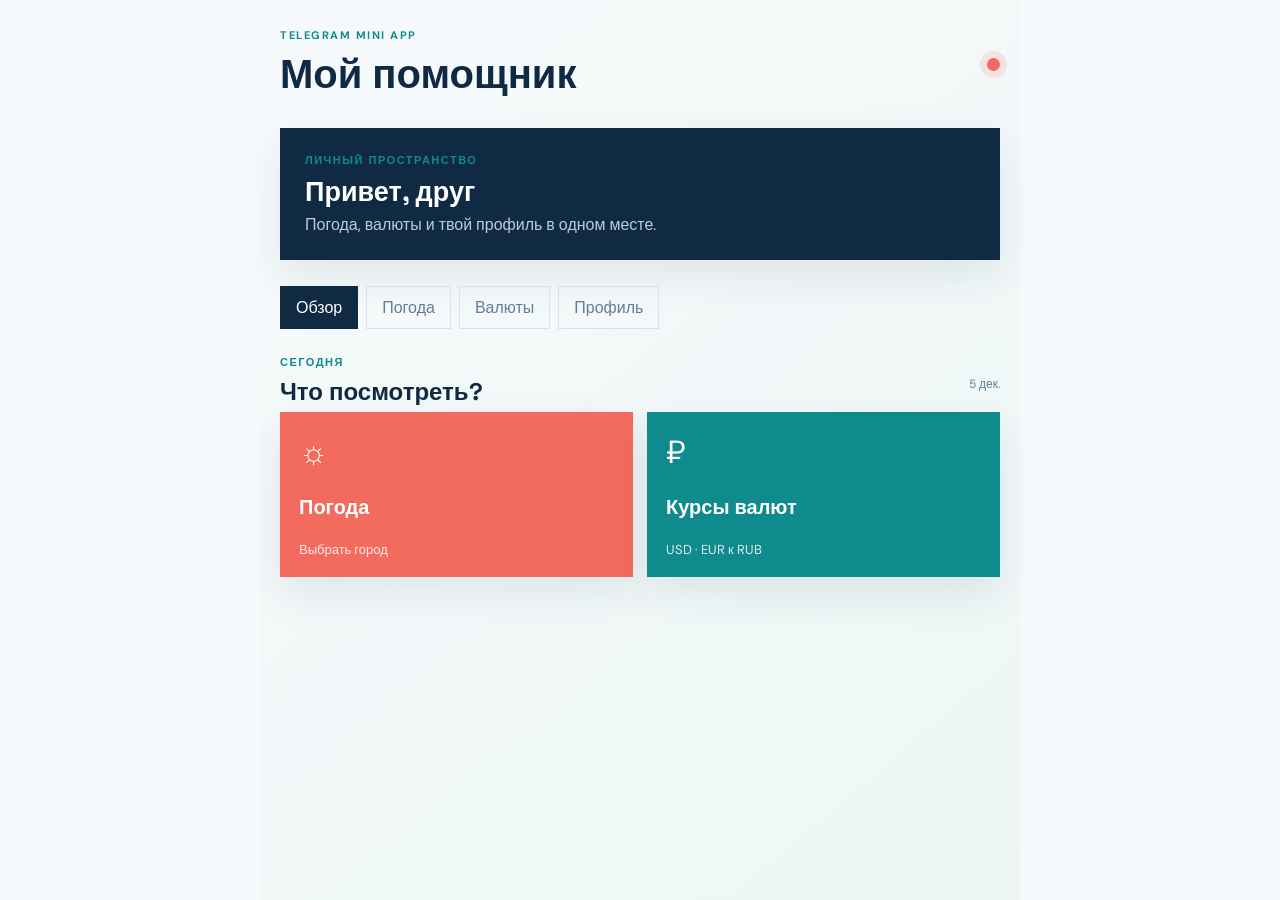
<file: index.html>
<!doctype html>
<html lang="ru">
  <head>
    <meta charset="UTF-8" />
    <meta name="viewport" content="width=device-width, initial-scale=1.0" />
    <meta name="theme-color" content="#102a43" />
    <title>Мой Telegram помощник</title>
    <link rel="stylesheet" href="styles.css" />
    <script src="https://telegram.org/js/telegram-web-app.js"></script>
  </head>
  <body>
    <main class="app-shell">
      <header class="topbar">
        <div>
          <p class="eyebrow">TELEGRAM MINI APP</p>
          <h1>Мой помощник</h1>
        </div>
        <div class="status-dot" aria-label="Приложение готово"></div>
      </header>

      <section class="welcome-panel">
        <p class="eyebrow">ЛИЧНЫЙ ПРОСТРАНСТВО</p>
        <h2 id="welcome-title">Добро пожаловать</h2>
        <p id="welcome-text">Погода, валюты и твой профиль в одном месте.</p>
      </section>

      <nav class="tabs" aria-label="Разделы приложения">
        <button class="tab active" data-view="home">Обзор</button>
        <button class="tab" data-view="weather">Погода</button>
        <button class="tab" data-view="rates">Валюты</button>
        <button class="tab" data-view="profile">Профиль</button>
      </nav>

      <section id="home-view" class="view active-view">
        <div class="section-heading">
          <div>
            <p class="eyebrow">СЕГОДНЯ</p>
            <h2>Что посмотреть?</h2>
          </div>
          <span class="date" id="today"></span>
        </div>
        <div class="feature-grid">
          <button class="feature-card weather-card" data-view-target="weather">
            <span class="card-icon">☼</span>
            <span class="card-title">Погода</span>
            <span class="card-value" id="home-city">Выбрать город</span>
          </button>
          <button class="feature-card currency-card" data-view-target="rates">
            <span class="card-icon">₽</span>
            <span class="card-title">Курсы валют</span>
            <span class="card-value">USD · EUR к RUB</span>
          </button>
        </div>
      </section>

      <section id="weather-view" class="view">
        <div class="section-heading">
          <div>
            <p class="eyebrow">ПОГОДА</p>
            <h2>Как там на улице?</h2>
          </div>
          <span class="weather-mark">☁</span>
        </div>
        <form id="weather-form" class="search-form">
          <label for="city-input">Город</label>
          <div class="input-row">
            <input id="city-input" type="text" placeholder="Например, Москва" autocomplete="off" />
            <button type="submit" class="primary-button">Узнать</button>
          </div>
        </form>
        <div id="weather-result" class="result-panel empty-state">Введи город, чтобы получить текущую погоду.</div>
      </section>

      <section id="rates-view" class="view">
        <div class="section-heading">
          <div>
            <p class="eyebrow">КУРСЫ</p>
            <h2>Валюты к рублю</h2>
          </div>
          <span class="weather-mark">₽</span>
        </div>
        <button id="rates-button" class="primary-button wide-button">Обновить курсы</button>
        <div id="rates-result" class="rates-grid">
          <div class="rate-card"><span>USD / RUB</span><strong>—</strong></div>
          <div class="rate-card"><span>EUR / RUB</span><strong>—</strong></div>
          <div class="rate-card"><span>KZT / RUB</span><strong>—</strong></div>
          <div class="rate-card"><span>RUB / KZT</span><strong>—</strong></div>
        </div>
        <p class="source-note">Данные загружаются с open.er-api.com</p>
      </section>

      <section id="profile-view" class="view">
        <div class="section-heading">
          <div>
            <p class="eyebrow">ПРОФИЛЬ</p>
            <h2>Твои данные</h2>
          </div>
          <span class="weather-mark">◎</span>
        </div>
        <div class="profile-list">
          <label><span>Имя</span><input id="profile-name-input" type="text" placeholder="Твоё имя" /></label>
          <div><span>Username Telegram</span><strong id="profile-username">—</strong></div>
          <div><span>Сохранённый город</span><strong id="profile-city">—</strong></div>
          <div><span>Часовой пояс</span><strong id="profile-timezone">—</strong></div>
          <div><span>Местное время</span><strong id="profile-local-time">—</strong></div>
        </div>
        <button id="save-profile" class="primary-button wide-button">Сохранить профиль</button>
        <button id="sync-timezone" class="primary-button wide-button">Синхронизировать часовой пояс</button>
      </section>

      <p id="toast" class="toast" role="status"></p>
    </main>
    <script src="app.js"></script>
  </body>
</html>
</file>
<file: styles.css>
@import url("https://fonts.googleapis.com/css2?family=DM+Sans:wght@400;500;600;700&family=Space+Grotesk:wght@500;600;700&display=swap");

:root {
  --ink: #102a43;
  --muted: #627d98;
  --line: #d9e2ec;
  --paper: #f7fafc;
  --white: #ffffff;
  --coral: #f26b5e;
  --coral-dark: #d94e42;
  --teal: #0f8b8d;
  --shadow: 0 16px 40px rgba(16, 42, 67, 0.09);
}

* { box-sizing: border-box; }

body {
  margin: 0;
  color: var(--ink);
  background: var(--paper);
  font-family: "DM Sans", sans-serif;
}

button, input { font: inherit; }
button { cursor: pointer; }

.app-shell {
  width: min(100%, 760px);
  min-height: 100vh;
  margin: 0 auto;
  padding: 28px 20px 44px;
  background: linear-gradient(140deg, #f7fafc 0%, #edf6f5 100%);
}

.topbar, .section-heading, .input-row, .tabs { display: flex; align-items: center; }
.topbar, .section-heading { justify-content: space-between; }
.topbar { margin-bottom: 28px; }

.eyebrow {
  margin: 0 0 7px;
  color: var(--teal);
  font-size: 11px;
  font-weight: 700;
  letter-spacing: 1.5px;
}

h1, h2, p { margin-top: 0; }
h1, h2 { font-family: "Space Grotesk", sans-serif; }
h1 { margin-bottom: 0; font-size: clamp(27px, 7vw, 40px); }
h2 { margin-bottom: 5px; font-size: 24px; }

.status-dot { width: 13px; height: 13px; border-radius: 50%; background: var(--coral); box-shadow: 0 0 0 7px rgba(242, 107, 94, 0.15); }
.welcome-panel { padding: 25px; color: var(--white); background: var(--ink); box-shadow: var(--shadow); }
.welcome-panel h2 { font-size: 27px; }
.welcome-panel p:last-child { margin-bottom: 0; color: #bcccdc; }

.tabs { gap: 8px; margin: 26px 0; overflow-x: auto; }
.tab { border: 1px solid var(--line); padding: 10px 15px; color: var(--muted); background: transparent; white-space: nowrap; }
.tab.active { border-color: var(--ink); color: var(--white); background: var(--ink); }

.view { display: none; animation: rise 260ms ease both; }
.active-view { display: block; }
@keyframes rise { from { opacity: 0; transform: translateY(7px); } to { opacity: 1; transform: translateY(0); } }

.date, .source-note { color: var(--muted); font-size: 12px; }
.feature-grid, .rates-grid { display: grid; grid-template-columns: repeat(2, 1fr); gap: 14px; }
.feature-card { display: flex; min-height: 165px; flex-direction: column; align-items: flex-start; justify-content: space-between; border: 0; padding: 19px; text-align: left; box-shadow: var(--shadow); }
.weather-card { color: var(--white); background: var(--coral); }
.currency-card { color: var(--white); background: var(--teal); }
.card-icon { font-size: 32px; }
.card-title { font-family: "Space Grotesk", sans-serif; font-size: 20px; font-weight: 700; }
.card-value { font-size: 13px; opacity: .86; }
.weather-mark { color: var(--coral); font-size: 34px; }

.search-form { margin: 22px 0 14px; }
.search-form label { display: block; margin-bottom: 8px; color: var(--muted); font-size: 13px; font-weight: 600; }
.input-row { gap: 9px; }
input { width: 100%; min-width: 0; border: 1px solid var(--line); padding: 13px 14px; color: var(--ink); background: var(--white); outline: none; }
input:focus { border-color: var(--teal); box-shadow: 0 0 0 3px rgba(15, 139, 141, .12); }
.primary-button { border: 0; padding: 13px 17px; color: var(--white); background: var(--coral); font-weight: 700; white-space: nowrap; }
.primary-button:hover { background: var(--coral-dark); }
.wide-button { width: 100%; margin: 18px 0; }
.result-panel, .profile-list { border: 1px solid var(--line); background: var(--white); box-shadow: var(--shadow); }
.result-panel { padding: 20px; line-height: 1.7; white-space: pre-line; }
.empty-state { color: var(--muted); }
.rates-grid { margin-top: 5px; }
.rate-card { padding: 20px; background: var(--white); box-shadow: var(--shadow); }
.rate-card span { display: block; margin-bottom: 16px; color: var(--muted); font-size: 12px; font-weight: 700; }
.rate-card strong { font-family: "Space Grotesk", sans-serif; font-size: 24px; }
.source-note { margin: 14px 0 0; text-align: center; }
.profile-list div, .profile-list label { display: flex; justify-content: space-between; gap: 16px; padding: 17px 19px; border-bottom: 1px solid var(--line); }
.profile-list div:last-child { border-bottom: 0; }
.profile-list label input { max-width: 58%; padding: 7px 9px; }
.profile-list span { color: var(--muted); }
.profile-list strong { text-align: right; overflow-wrap: anywhere; }
.toast { min-height: 22px; margin: 18px 0 0; color: var(--coral-dark); text-align: center; font-size: 13px; }

@media (max-width: 480px) {
  .app-shell { padding: 22px 15px 32px; }
  .feature-grid { gap: 10px; }
  .feature-card { min-height: 145px; padding: 15px; }
  .input-row { align-items: stretch; flex-direction: column; }
  .primary-button { width: 100%; }
}
</file>
